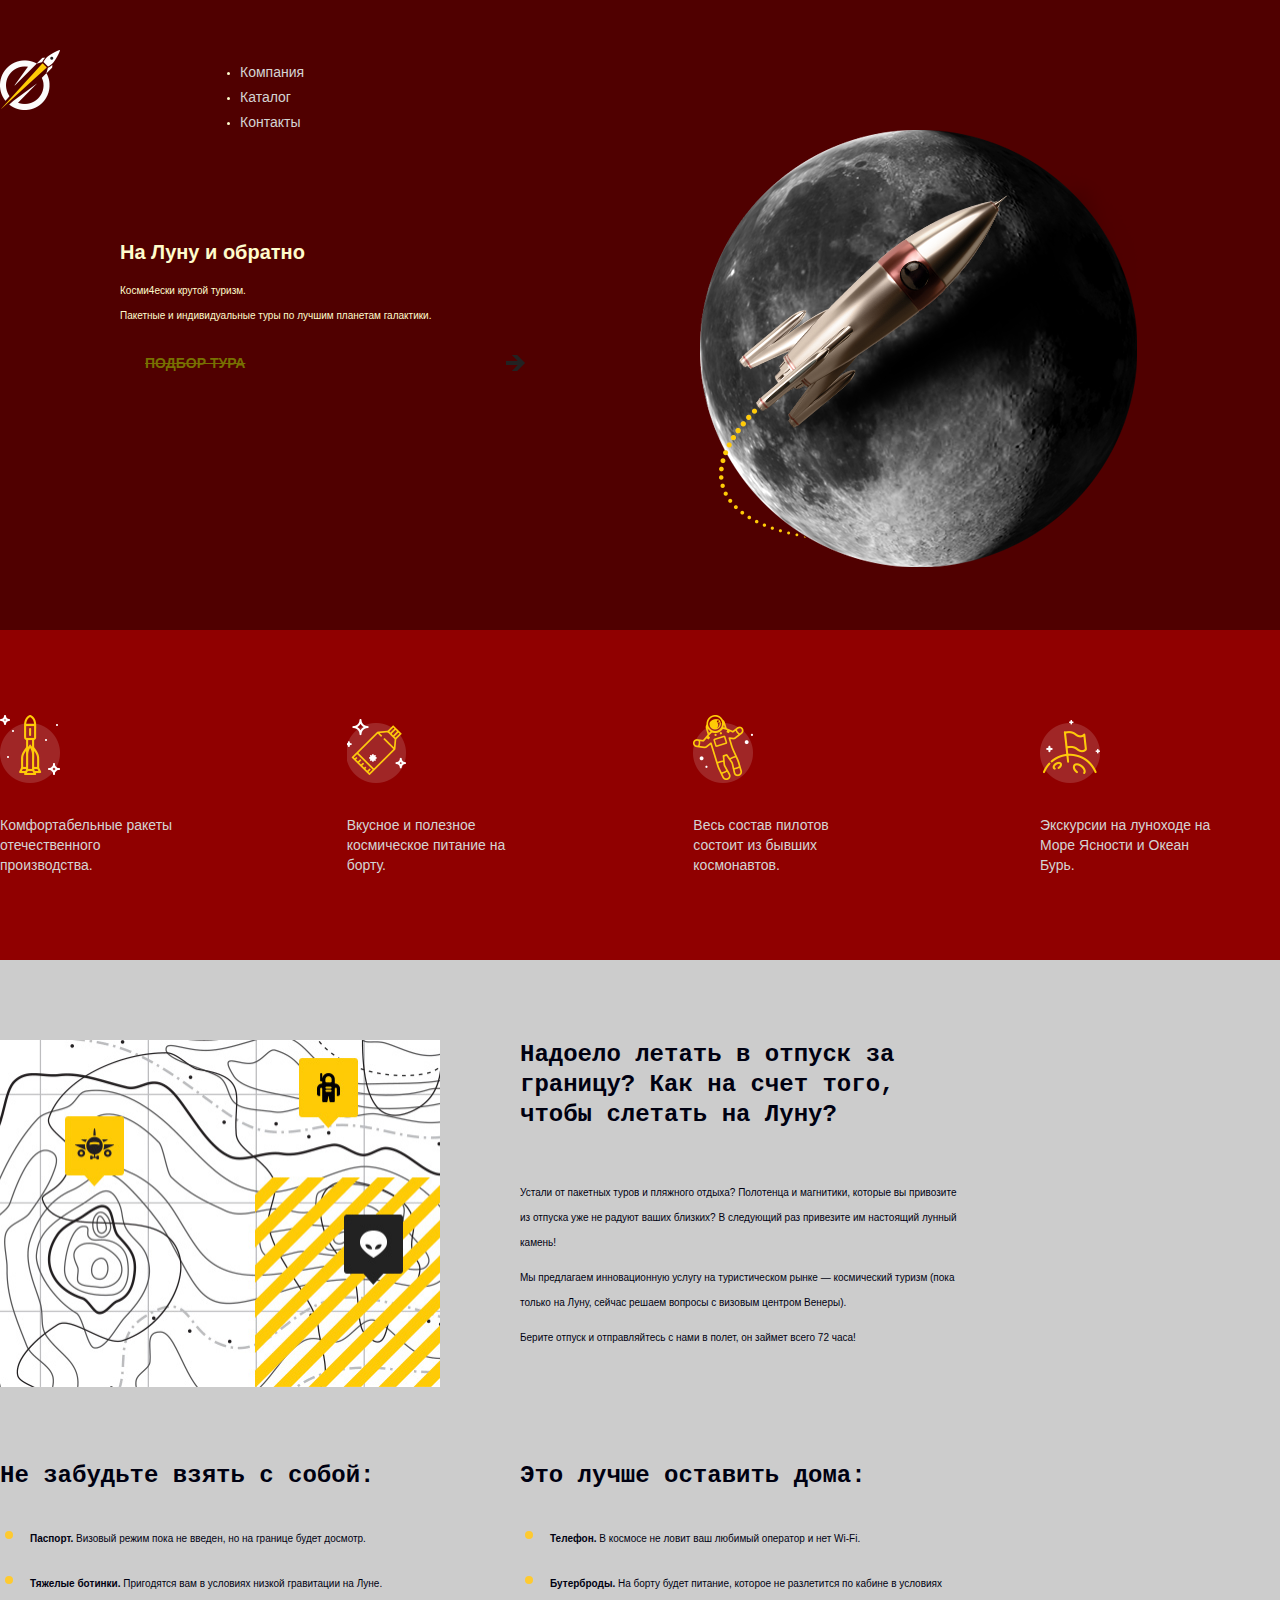
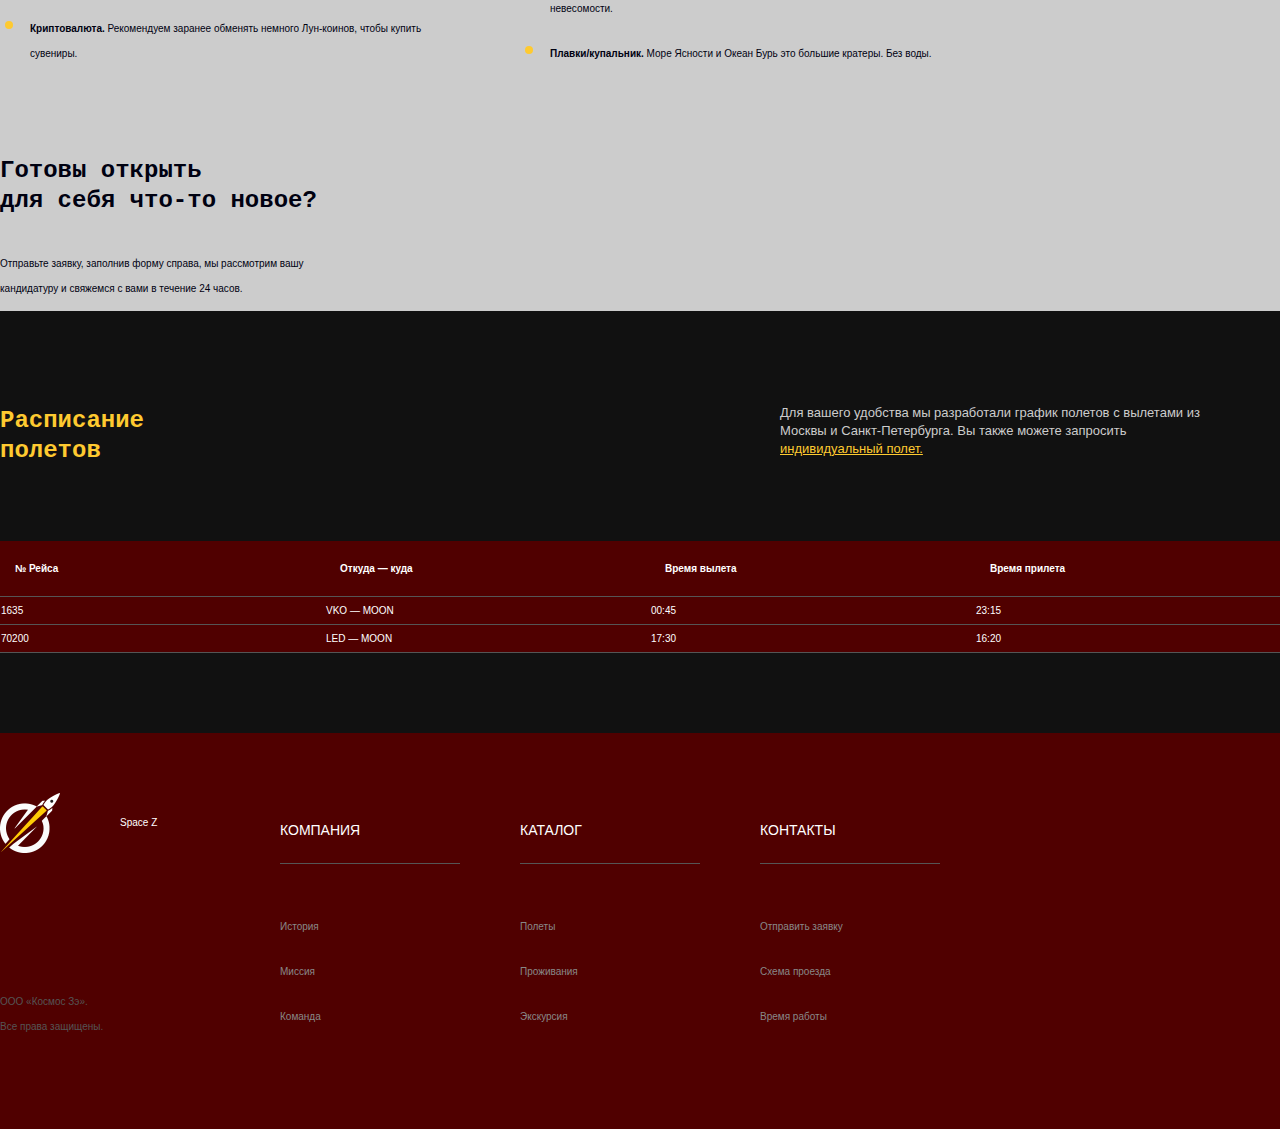
<file: index.html>
<!DOCTYPE html>
<!-- saved from url=(0057)file:///E:/10%D0%B3/barbara%20straiser/spacez/index.html# -->
<html lang="ru">

<head>
    <meta charset="UTF-8">
    <title>Space Z</title>
    <link rel="stylesheet" href="css/style.css">
</head>

<body>
    <header class="site-header">
        <div class="container">
            <nav class="main-nav">
              <a class="logo">
                  <img src="img/logo.png" alt="SpaceZ" width="60" height="60">
              </a>
              <ul class="site-menu">
                  <li><a href="#">Компания</a></li>
                  <li><a href="#">Каталог</a></li>
                  <li><a href="#">Контакты</a></li>
              </ul>
              <ul class="contacts-menu">
                  <li>
                      <a href="file:///E:/10%D0%B3/barbara%20straiser/spacez/Space Z.html#" class="icon icon-mail" title="Написать нам">
                          <span class="visually-hidden">Написать нам</span>
                      </a>
                </li>
                  <li>
                      <a href="file:///E:/10%D0%B3/barbara%20straiser/spacez/Space Z.html#" class="icon icon-phone" title="Позвонить нам">
                          <span class="visually-hidden">Позвонить нам</span>
                      </a>
                  </li>
              </ul>
            </nav>
            <section class="about-us">
<h1>На Луну и обратно</h1>
<p>
Косми4ески крутой туризм.<br>
Пакетные и индивидуальные туры по лучшим планетам галактики.
</p>
<a href="file:///E:/10%D0%B3/barbara%20straiser/spacez/Space Z.html#" class="btn btn-yellow">Подбор тура</a>
</section>
</div>
</header>

    <main>
        <section class="features">
<div class="container">
<h2 class="visually-hidden">Наши преимущества</h2>
<ul class="features-list">
<li class="feature-made-in-russia">Комфортабельные ракеты отечественного производства.</li>
<li class="feature-food">Вкусное и полезное космическое питание на борту.</li>
<li class="feature-pilots">Весь состав пилотов состоит из бывших космонавтов.</li>
<li class="feature-moon-rover">Экскурсии на луноходе на Море Ясности и Океан Бурь.</li>
</ul>
</div>
</section>

<section class="moon-vacation">
<div class="container columns-container">
<h2 class="visually-hidden">Отпуск на Луне</h2>
<div class="left-column">
<img src="img/map.png" alt="Карта путешествия" width="440" height="347">
</div>
<div class="right-column">
<p class="lead"><b>Надоело летать в отпуск за границу? Как на счет того, чтобы слетать на Луну?</b></p>
<p>Устали от пакетных туров и пляжного отдыха? Полотенца и магнитики, которые вы привозите из отпуска уже не радуют ваших близких? В следующий раз привезите им настоящий лунный камень!</p>
<p>Мы предлагаем инновационную услугу на туристическом рынке — космический туризм (пока только на Луну, сейчас решаем вопросы с визовым центром Венеры).</p>
<p>Берите отпуск и отправляйтесь с нами в полет, он займет всего 72 часа!</p>
</div>
</div>
</section>

     <section class="recommendations">
<div class="container columns-container">
<h2 class="visually-hidden">Рекомендации для космических туристов</h2>
<div class="left-column">
<h3>Не забудьте взять с собой:</h3>
<ul class="recommendations-list">
<li><strong>Паспорт.</strong> Визовый режим пока не введен, но на границе будет досмотр.</li>
<li><strong>Тяжелые ботинки.</strong> Пригодятся вам в условиях низкой гравитации на Луне.</li>
<li><strong>Криптовалюта.</strong> Рекомендуем заранее обменять немного Лун-коинов, чтобы купить сувениры.</li>
</ul>
</div>
<div class="right-column">
<h3>Это лучше оставить дома:</h3>
<ul class="recommendations-list">
<li><strong>Телефон. </strong>В космосе не ловит ваш любимый оператор и нет Wi-Fi.</li>
<li><strong>Бутерброды.</strong> На борту будет питание, которое не разлетится по кабине в условиях невесомости.</li>
<li><strong>Плавки/купальник.</strong> Море Ясности и Океан Бурь это большие кратеры. Без воды.</li>
</ul>
</div>
</div>
        </section>

        <section class="vacation-request">
<div class="container columns-container">
<h2 class="visually-hidden">Заявка на тур</h2>
<div class="left-column">
<p class="lead"><b>Готовы открыть <br> для себя что-то новое?</b></p>
<p>Отправьте заявку, заполнив форму справа, мы рассмотрим вашу кандидатуру и свяжемся с вами в течение 24 часов.</p>
</div>
<div class="right-column">
<form class="vacation-request-form" method="post" action="mailto:katealf@htmlacademy.ru">
<p>

</p>
<p>

</p></form>
</div>
</div>
        </section>

        <section class="timetable">
<div class="container">
<div class="timetable-info">
<h2>Расписание полетов</h2>
<p>Для вашего удобства мы разработали график полетов с вылетами из Москвы и Санкт-Петербурга. Вы также можете запросить <a href="file:///E:/10%D0%B3/barbara%20straiser/spacez/index.html#" target="_blank">индивидуальный полет.</a></p>
</div>
<table class="timetable-fligts">
<tbody><tr>
<th>№ Рейса</th>
<th>Откуда — куда</th>
<th>Время вылета</th>
<th>Время прилета</th>
</tr>
<tr>
<td>1635</td>
<td>VKO — MOON</td>
<td>00:45</td>
<td>23:15</td>
                    </tr>
                    <tr>
<td>70200</td>
<td>LED — MOON</td>
<td>17:30</td>
<td>16:20</td>
                    </tr>
  </tbody></table>
 </div>
    </section>
    </main>
<footer class="site-footer">
        <div class="container footer-columns-container">
            <div class="left-column">
<p class="logo-container">
      <a class="logo"><img src="img/logo.png" alt="Логотип SpaceZ" width="60" height="60"></a>
      <span class="company-title">Space Z</span>
     </p>
 <p class="copyrights">
         ООО «Космос Зэ».<br>
        Все права защищены.
     </p>
     </div>
<div class="right-column">
     <ul class="footer-menu">
          <li>
     <a class="footer-submenu-title" href="#">Компания</a>
    <ul class="footer-submenu">
 <li><a href="#">История</a></li>
 <li><a href="#">Миссия</a></li>
 <li><a href="#">Команда</a></li>
  </ul>
  </li>
    <li>
       <a class="footer-submenu-title" href="#">Каталог</a>
    <ul class="footer-submenu">
     <li><a href="#">Полеты</a></li>
     <li><a href="#">Проживания</a></li>
       <li><a href="#">Экскурсия</a></li>
  </ul>
        </li>
      <li>
   <a class="footer-submenu-title" href="#">Контакты</a>
       <ul class="footer-submenu">
     <li><a href="#">Отправить заявку</a></li>
        <li><a href="#">Схема проезда</a></li>
  <li><a href="#">Время работы</a></li>
    </ul>
      </li>
          </ul>
      </div>
 </div>
    </footer>
</body>
</file>
<file: css/style.css>
body {
  margin: 0;
  padding: 0;

  font-size: 10px;
  line-height: 25px;
  font-family: Verdana, sans-serif;
  color: #000111;

  background-color: #cccccc;
}

.container {
  width: 1300px;
  margin: 0 auto;
  padding: 10;
}

.visually-hidden {
  position: absolute;
  width: 1px;
  height: 1px;
  margin: -1px;
  padding: 0;

  border: 0;
  clip: rect(0 0 0 0);
  overflow: hidden;
}

.site-header {
  color: #fffccc;

  background-color: #500000;
}

.site-header .container {
  min-height: 400px;
  padding-top: 50px;
  padding-bottom: 180px;

  background-image: url("../img/moon-rocket.png");
  background-repeat: no-repeat;
  background-position: 700px 130px;
}

.main-nav {
  display: flex;
  margin-bottom: 95px;
}

.logo {
  width: 100px;
  height: 60px;
  margin-right: 100px;
}



.site-menu a {
  display: block;
  margin-right: 40px;

  font-size: 14px;
  text-decoration: none;
  color: #d4d4d4;
}

.site-menu a:hover {
  color: white;
}

.site-menu a:active {
  color: #ccc;
}

.contacts-menu {
  display: flex;
  flex-wrap: wrap;
  max-width: 180px;
  margin: 0;
  margin-top: 25px;
  margin-left: auto;
  margin-right: 80px;
  padding: 0;

  list-style: none;
}



.contacts-menu .icon-mail {
  background-image: url(../img/mail-icon.png);
  background-repeat: no-repeat;
  background-position: 0 50%;
}

.contacts-menu .icon-phone {
  background-image: url(../img/phone-icon.png);
  background-repeat: no-repeat;
  background-position: 0 50%;
}

.about-us {
  width: 1000px;
  padding-left: 120px;
}


.btn {
  position: relative;

  display: inline-block;
  width: 375px;
  padding: 0 25px;

  font-weight: bold;
  font-size: 14px;
  line-height: 50px;
  text-decoration: line-through;
  text-transform: uppercase;
  vertical-align: top;
  color: #777000;

  cursor: pointer;
  border: none;
  border-radius: 500000px;
}

.btn::after {
  content: "";

  position: absolute;
  right: 20px;
  top: 17px;

  width: 19px;
  height: 16px;

  background-image: url(../img/right-arrow-dark.png);
  background-repeat: no-repeat;
  background-position: 0 0;
}


.btn-yellow:hover {
  background-color: white;
}

.btn-yellow:active {
  background-color: #c1a307;
}

.btn-grey {
  width: 215px;

  color: white;

  background-color: #999999;

}


.features {
  padding: 85px 0;

  background-color: #900000;

  color: #ffffff;
}

.features-list {
  display: flex;
  justify-content: space-between;
  flex-wrap: wrap;

  margin: 0;
  padding: 0;

  list-style: none;
}

.features-list li {
  position: relative;

  width: 180px;
  margin-right: 80px;
  padding-top: 100px;

  font-size: 14px;
  line-height: 20px;
  color: #d4d4d4;
}

.features-list li::after {
  content: "";

  position: absolute;
  top: 0;
  left: 0;

  width: 60px;
  height: 68px;
}

.feature-made-in-russia::after {
  background-image: url(../img/advantage-icon-1.png);
}

.feature-food::after {
  background-image: url(../img/advantage-icon-2.png);
}

.feature-pilots::after {
  background-image: url(../img/advantage-icon-3.png);
}

.feature-moon-rover::after {
  background-image: url(../img/advantage-icon-4.png);
}

.columns-container {
  display: flex;
}

.columns-container .left-column {
  width: 440px;
  margin-right: 80px;
}

.columns-container .right-column {
  width: 440px;
}

.moon-vacation {
  padding-top: 80px;
  padding-bottom: 45px;
}

.moon-vacation .lead {
  margin-top: 0;
  margin-bottom: 50px;

  font-weight: bold;
  font-size: 24px;
  line-height: 30px;
  font-family: "Courier New", monospace;
}

.recommendations {
  padding-top: 20px;
  padding-bottom: 55px;
}

.recommendations h3 {
  margin-top: 0;
  margin-bottom: 35px;
  
  font-weight: bold;
  font-size: 24px;
  line-height: 30px;
  font-family: "Courier New", monospace;
}

.recommendations-list {
  margin: 0;
  padding: 0;
  padding-left: 30px;

  list-style: none;
}

.recommendations-list li {
  position: relative;

  margin-bottom: 20px;
}

.recommendations-list li::before {
  content: "";

  position: absolute;
  left: -25px;
  top: 5px;

  width: 8px;
  height: 8px;

  border-radius: 50%;
  background-color: #feca30;
}



.vacation-request .lead {
  margin-top: 15px;
  margin-bottom: 35px;
  
  font-weight: bold;
  font-size: 24px;
  line-height: 30px;
  font-family: "Courier New", monospace;
}

.vacation-request p {
  width: 340px;
}

.vacation-request-form {
  display: flex;
  flex-wrap: wrap;
  justify-content: space-between;
}

.vacation-request-form p {
  width: 100%;
  margin: 0;
  margin-bottom: 8px;
}

.vacation-request-form .half-field {
  width: 215px;
  margin-bottom: 20px;
}

.vacation-request-form input[type="text"],
.vacation-request-form input[type="tel"] {
  box-sizing: border-box;
  width: 100%;
  padding: 20px;

  border: 0;
}

.vacation-request-form .btn {
  margin-top: 30px;
  text-align: left;
}

.timetable {
  padding: 80px 0;

  color: #cccccc;

  background-color: #111111;
}

.timetable-info {
  display: flex;
  justify-content: flex-start;
  margin-bottom: 55px;
}

.timetable-info h2 {
  width: 180px;
  margin-top: 15px;

  font-weight: bold;
  font-size: 24px;
  line-height: 30px;
  font-family: "Courier New", monospace;
  color: #feca30;
}

.timetable-info p {
  width: 440px;
  padding-top: 0;
  margin-left: auto;
  margin-right: 80px;

  font-size: 13px;
  line-height: 18px;
}

.timetable-info a {
  color: #feca30;
}

.timetable-info a:hover {
  color: white;
}

.timetable-info a:active {
  color: #cccccc;
}

.timetable-fligts {
  width: 100%;

  border-collapse: collapse;
}

.timetable-fligts tr {
  color: white;

  border-bottom: 1px solid #555555;
  background-color: #500000;
}

.timetable-fligts th {
  width: 180px;
  padding: 15px;

  color: white;
  text-align: left;

  background-color: #500000;
}



.site-footer {
  padding-top: 50px;
  padding-bottom: 80px;

  color: #ffffff;

  background-color: #500000;
}


.footer-columns-container {
  display: flex;
}

.footer-columns-container .left-column {
  display: flex;
  flex-direction: column;
  width: 180px;
  margin-right: 100px;
}

.footer-columns-container .right-column {
  width: 720px;
  padding-top: 35px;
}

.logo-container {
  display: flex;
  align-items: center;
  padding: 0;
}

.logo-container .logo {
  margin-left: 0;
  margin-right: 20px;
}

.logo-container p l;l;l;l;l{
  font-size: 14px;
}

.copyrights {
  margin-top: auto;

  color: #555555;
}

.footer-menu {
  display: flex;

  margin: 0;
  padding: 0;

  list-style: none;
}

.footer-menu > li {
  width: 180px;
  margin-right: 60px;
}

.footer-submenu-title {
  display: block;
  margin-bottom: 50px;
  padding-bottom: 20px;

  font-size: 14px;
  color: white;
  text-transform: uppercase;
  text-decoration: none;

  border-bottom: 1px solid #555555;
}

.footer-submenu {
  margin: 0;
  padding: 0;

  list-style: none;
}

.footer-submenu > li {
  margin-bottom: 20px;
}

.footer-submenu a {
  text-decoration: none;
  color: #888888;
}

.footer-nav a:hover {
  color: white;
}

.footer-nav a:active {
  color: #ccc;
}

.footer-nav a:active {
  color: #ccc;
}
</file>
